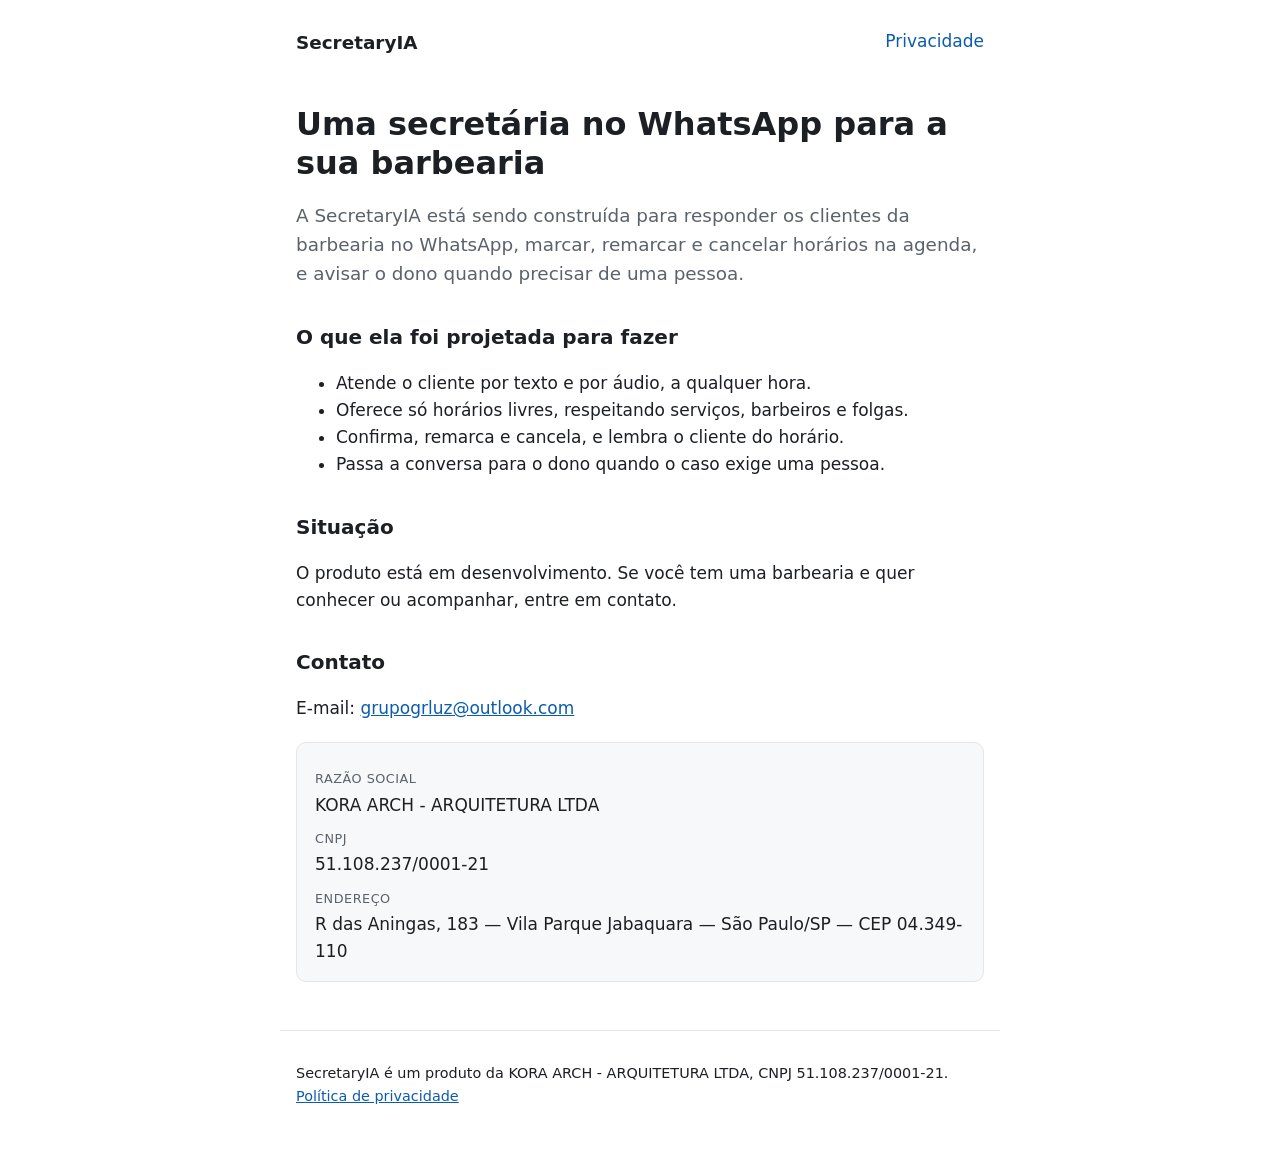
<file: index.html>
<!doctype html>
<html lang="pt-BR">
<head>
  <meta charset="utf-8">
  <meta name="viewport" content="width=device-width, initial-scale=1">
  <title>SecretaryIA — secretária de IA no WhatsApp para barbearias</title>
  <meta name="description" content="SecretaryIA atende clientes no WhatsApp, marca, remarca e cancela horários de barbearias. Um produto da KORA ARCH - Arquitetura LTDA.">
  <link rel="stylesheet" href="style.css">
</head>
<body>
  <header>
    <a class="brand" href="./">SecretaryIA</a>
    <nav>
      <a href="privacidade.html">Privacidade</a>
    </nav>
  </header>

  <main>
    <h1>Uma secretária no WhatsApp para a sua barbearia</h1>
    <p class="lead">A SecretaryIA está sendo construída para responder os clientes da barbearia no WhatsApp, marcar, remarcar e cancelar horários na agenda, e avisar o dono quando precisar de uma pessoa.</p>

    <h2>O que ela foi projetada para fazer</h2>
    <ul>
      <li>Atende o cliente por texto e por áudio, a qualquer hora.</li>
      <li>Oferece só horários livres, respeitando serviços, barbeiros e folgas.</li>
      <li>Confirma, remarca e cancela, e lembra o cliente do horário.</li>
      <li>Passa a conversa para o dono quando o caso exige uma pessoa.</li>
    </ul>

    <h2>Situação</h2>
    <p>O produto está em desenvolvimento. Se você tem uma barbearia e quer conhecer ou acompanhar, entre em contato.</p>

    <h2>Contato</h2>
    <p>E-mail: <a href="mailto:grupogrluz@outlook.com">grupogrluz@outlook.com</a></p>

    <div class="card">
      <dl>
        <dt>Razão social</dt>
        <dd>KORA ARCH - ARQUITETURA LTDA</dd>
        <dt>CNPJ</dt>
        <dd>51.108.237/0001-21</dd>
        <dt>Endereço</dt>
        <dd>R das Aningas, 183 — Vila Parque Jabaquara — São Paulo/SP — CEP 04.349-110</dd>
      </dl>
    </div>
  </main>

  <footer>
    <p>SecretaryIA é um produto da KORA ARCH - ARQUITETURA LTDA, CNPJ 51.108.237/0001-21.
    <a href="privacidade.html">Política de privacidade</a></p>
  </footer>
</body>
</html>
</file>
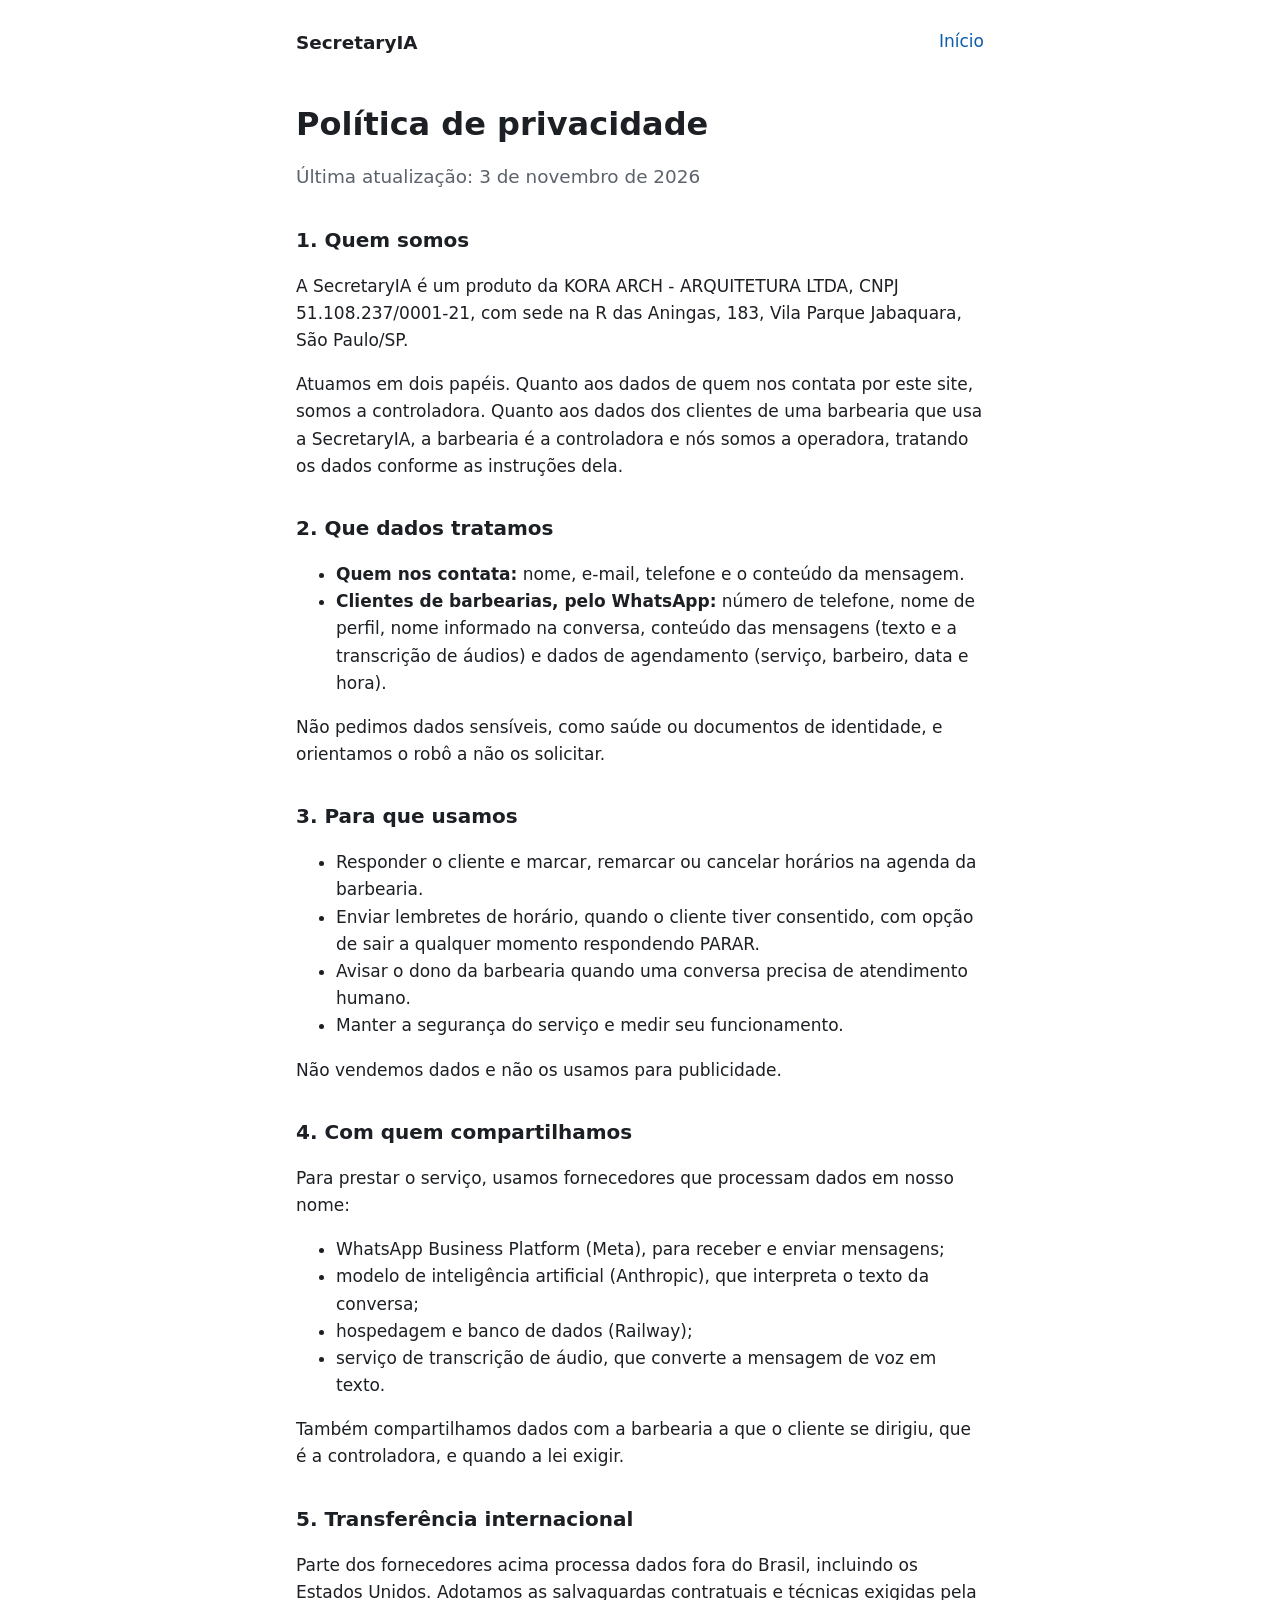
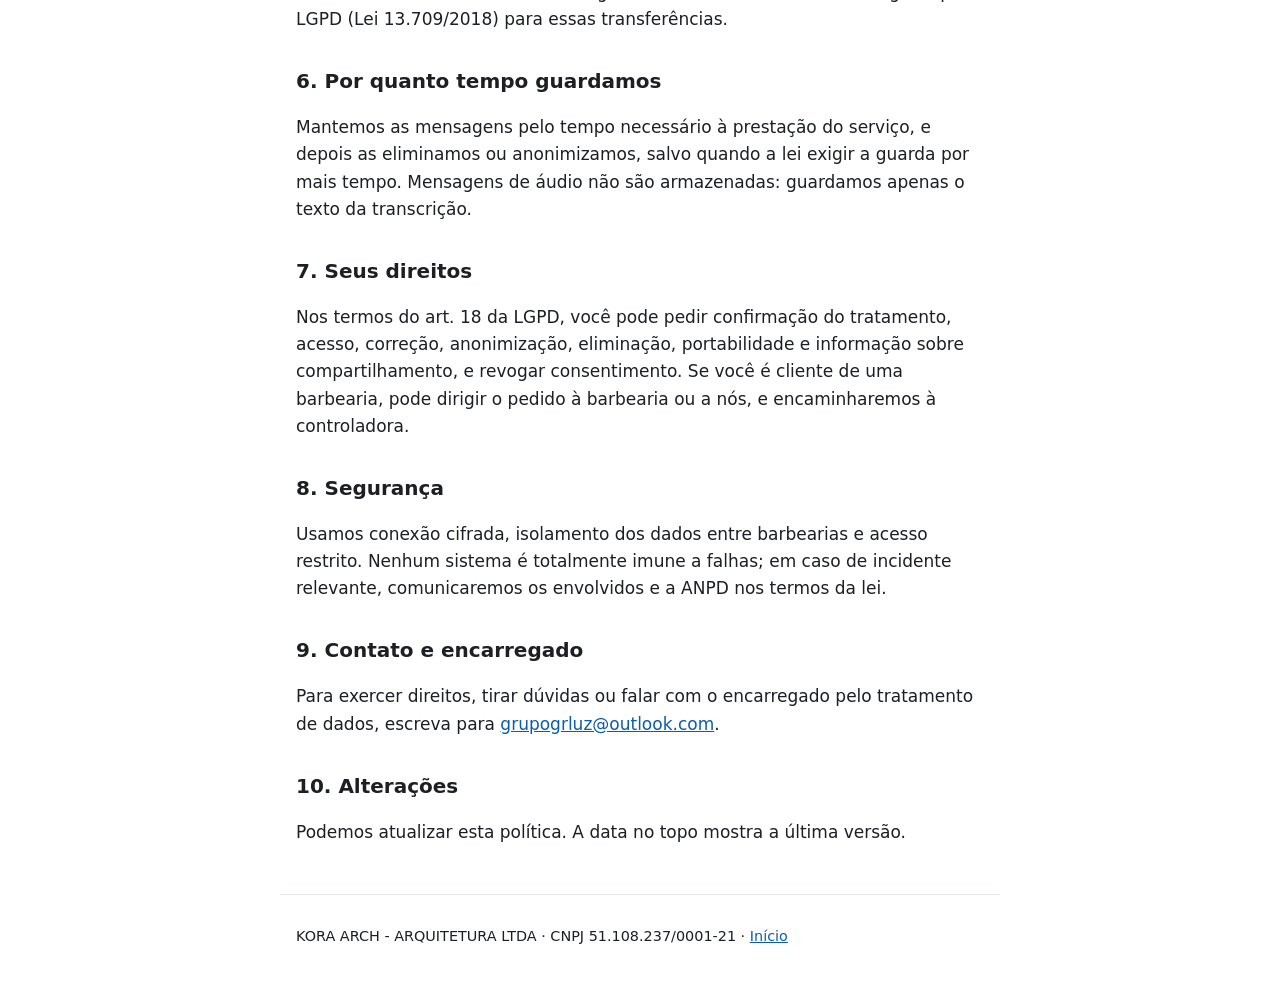
<file: privacidade.html>
<!doctype html>
<html lang="pt-BR">
<head>
  <meta charset="utf-8">
  <meta name="viewport" content="width=device-width, initial-scale=1">
  <title>Política de privacidade — SecretaryIA</title>
  <meta name="robots" content="index,follow">
  <link rel="stylesheet" href="style.css">
</head>
<body>
  <header>
    <a class="brand" href="./">SecretaryIA</a>
    <nav>
      <a href="./">Início</a>
    </nav>
  </header>

  <main>
    <h1>Política de privacidade</h1>
    <p class="lead">Última atualização: 3 de novembro de 2026</p>

    <h2>1. Quem somos</h2>
    <p>A SecretaryIA é um produto da KORA ARCH - ARQUITETURA LTDA, CNPJ 51.108.237/0001-21, com sede na R das Aningas, 183, Vila Parque Jabaquara, São Paulo/SP.</p>
    <p>Atuamos em dois papéis. Quanto aos dados de quem nos contata por este site, somos a controladora. Quanto aos dados dos clientes de uma barbearia que usa a SecretaryIA, a barbearia é a controladora e nós somos a operadora, tratando os dados conforme as instruções dela.</p>

    <h2>2. Que dados tratamos</h2>
    <ul>
      <li><strong>Quem nos contata:</strong> nome, e-mail, telefone e o conteúdo da mensagem.</li>
      <li><strong>Clientes de barbearias, pelo WhatsApp:</strong> número de telefone, nome de perfil, nome informado na conversa, conteúdo das mensagens (texto e a transcrição de áudios) e dados de agendamento (serviço, barbeiro, data e hora).</li>
    </ul>
    <p>Não pedimos dados sensíveis, como saúde ou documentos de identidade, e orientamos o robô a não os solicitar.</p>

    <h2>3. Para que usamos</h2>
    <ul>
      <li>Responder o cliente e marcar, remarcar ou cancelar horários na agenda da barbearia.</li>
      <li>Enviar lembretes de horário, quando o cliente tiver consentido, com opção de sair a qualquer momento respondendo PARAR.</li>
      <li>Avisar o dono da barbearia quando uma conversa precisa de atendimento humano.</li>
      <li>Manter a segurança do serviço e medir seu funcionamento.</li>
    </ul>
    <p>Não vendemos dados e não os usamos para publicidade.</p>

    <h2>4. Com quem compartilhamos</h2>
    <p>Para prestar o serviço, usamos fornecedores que processam dados em nosso nome:</p>
    <ul>
      <li>WhatsApp Business Platform (Meta), para receber e enviar mensagens;</li>
      <li>modelo de inteligência artificial (Anthropic), que interpreta o texto da conversa;</li>
      <li>hospedagem e banco de dados (Railway);</li>
      <li>serviço de transcrição de áudio, que converte a mensagem de voz em texto.</li>
    </ul>
    <p>Também compartilhamos dados com a barbearia a que o cliente se dirigiu, que é a controladora, e quando a lei exigir.</p>

    <h2>5. Transferência internacional</h2>
    <p>Parte dos fornecedores acima processa dados fora do Brasil, incluindo os Estados Unidos. Adotamos as salvaguardas contratuais e técnicas exigidas pela LGPD (Lei 13.709/2018) para essas transferências.</p>

    <h2>6. Por quanto tempo guardamos</h2>
    <p>Mantemos as mensagens pelo tempo necessário à prestação do serviço, e depois as eliminamos ou anonimizamos, salvo quando a lei exigir a guarda por mais tempo. Mensagens de áudio não são armazenadas: guardamos apenas o texto da transcrição.</p>

    <h2>7. Seus direitos</h2>
    <p>Nos termos do art. 18 da LGPD, você pode pedir confirmação do tratamento, acesso, correção, anonimização, eliminação, portabilidade e informação sobre compartilhamento, e revogar consentimento. Se você é cliente de uma barbearia, pode dirigir o pedido à barbearia ou a nós, e encaminharemos à controladora.</p>

    <h2>8. Segurança</h2>
    <p>Usamos conexão cifrada, isolamento dos dados entre barbearias e acesso restrito. Nenhum sistema é totalmente imune a falhas; em caso de incidente relevante, comunicaremos os envolvidos e a ANPD nos termos da lei.</p>

    <h2>9. Contato e encarregado</h2>
    <p>Para exercer direitos, tirar dúvidas ou falar com o encarregado pelo tratamento de dados, escreva para <a href="mailto:grupogrluz@outlook.com">grupogrluz@outlook.com</a>.</p>

    <h2>10. Alterações</h2>
    <p>Podemos atualizar esta política. A data no topo mostra a última versão.</p>
  </main>

  <footer>
    <p>KORA ARCH - ARQUITETURA LTDA · CNPJ 51.108.237/0001-21 · <a href="./">Início</a></p>
  </footer>
</body>
</html>
</file>
<file: style.css>
:root {
  --bg: #ffffff;
  --fg: #1c1f23;
  --muted: #5b626b;
  --accent: #0b5cad;
  --line: #e3e6ea;
  --card: #f6f8fa;
}
@media (prefers-color-scheme: dark) {
  :root {
    --bg: #14171a;
    --fg: #e8eaed;
    --muted: #9aa3ad;
    --accent: #6cb0f5;
    --line: #2a2f35;
    --card: #1b1f23;
  }
}
* { box-sizing: border-box; }
body {
  margin: 0;
  background: var(--bg);
  color: var(--fg);
  font: 17px/1.6 system-ui, -apple-system, "Segoe UI", Roboto, sans-serif;
}
main, header, footer { max-width: 720px; margin: 0 auto; padding: 0 16px; }
header { padding-top: 28px; padding-bottom: 8px; display: flex; justify-content: space-between; gap: 12px; flex-wrap: wrap; }
header a.brand { font-weight: 700; font-size: 1.15rem; color: var(--fg); text-decoration: none; }
nav a { color: var(--accent); margin-left: 16px; text-decoration: none; }
h1 { font-size: 2rem; line-height: 1.2; margin: 40px 0 12px; }
h2 { font-size: 1.25rem; margin: 32px 0 8px; }
p, li { color: var(--fg); }
.lead { font-size: 1.15rem; color: var(--muted); }
.card { background: var(--card); border: 1px solid var(--line); border-radius: 10px; padding: 16px 18px; margin: 20px 0; }
.card dl { margin: 0; }
.card dt { font-size: .8rem; color: var(--muted); text-transform: uppercase; letter-spacing: .04em; margin-top: 10px; }
.card dd { margin: 2px 0 0; }
a { color: var(--accent); }
footer { margin-top: 48px; padding-top: 16px; padding-bottom: 32px; border-top: 1px solid var(--line); color: var(--muted); font-size: .9rem; }
</file>
